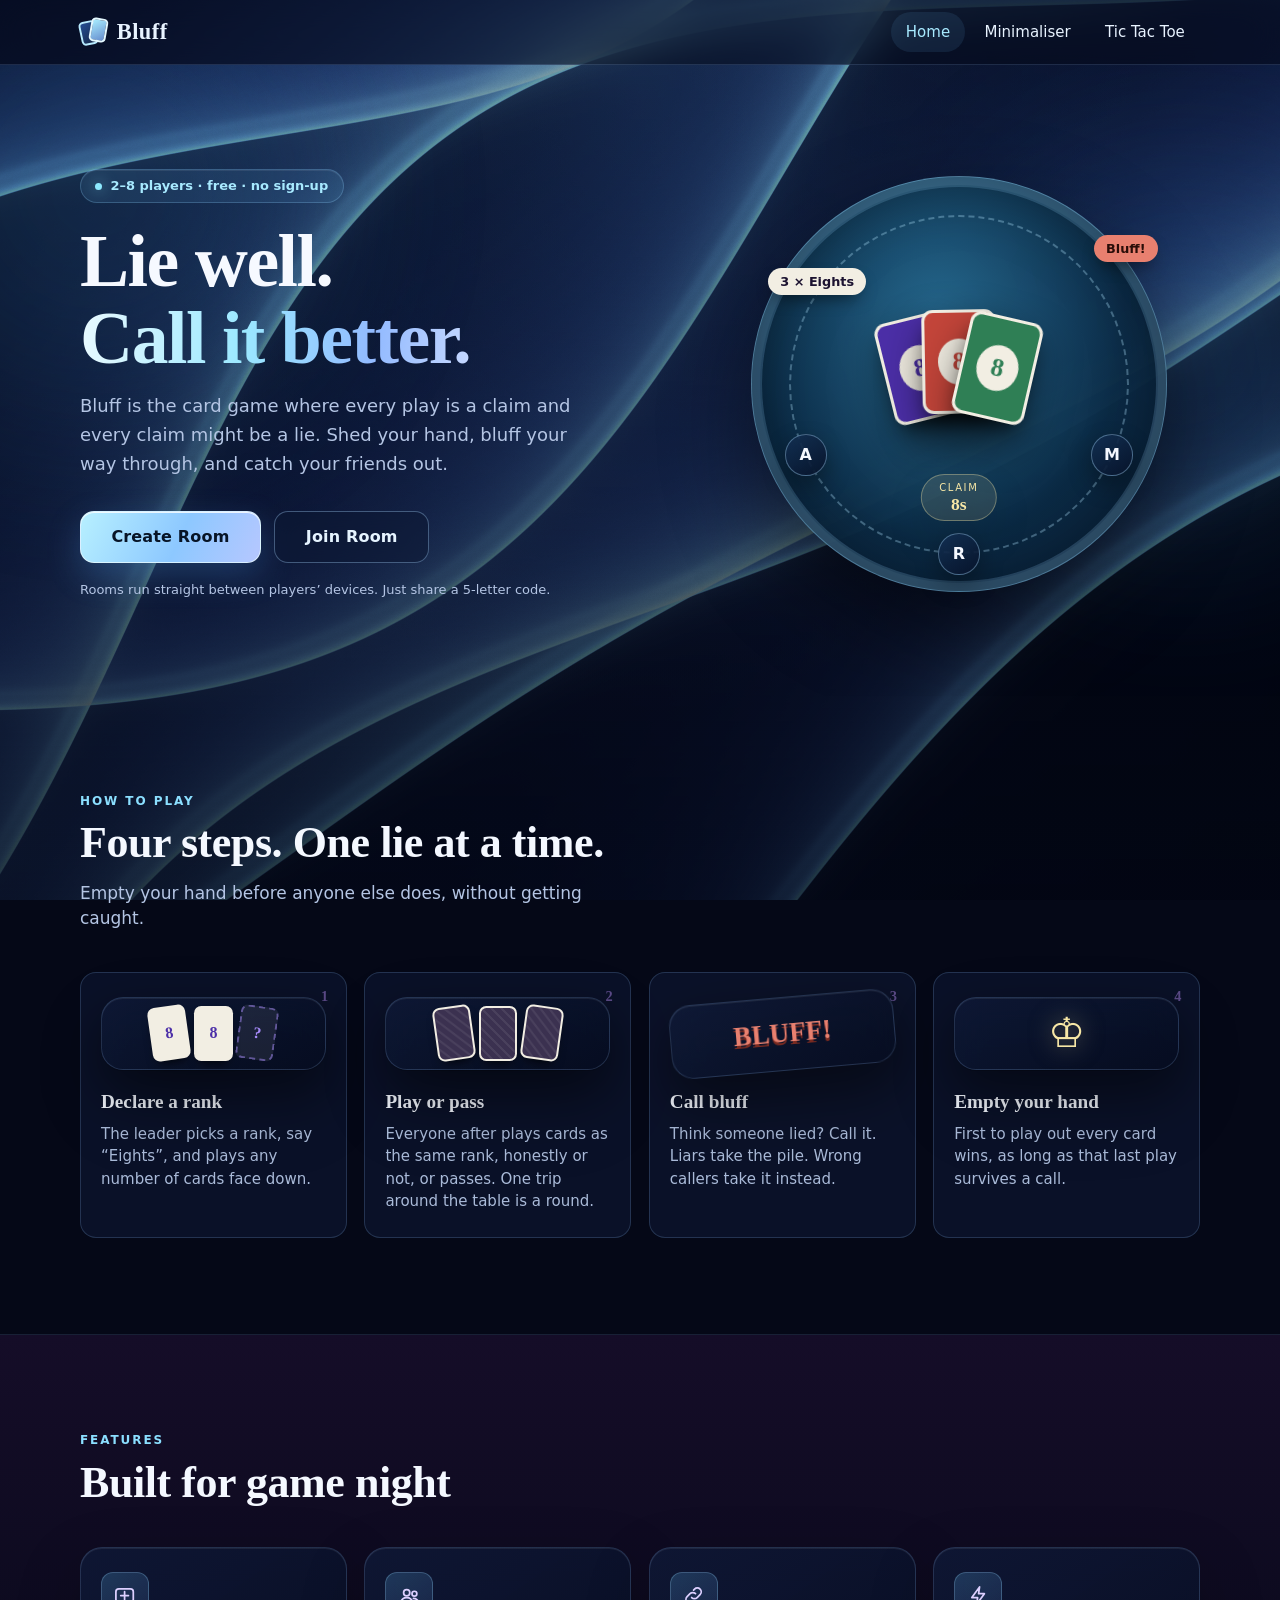
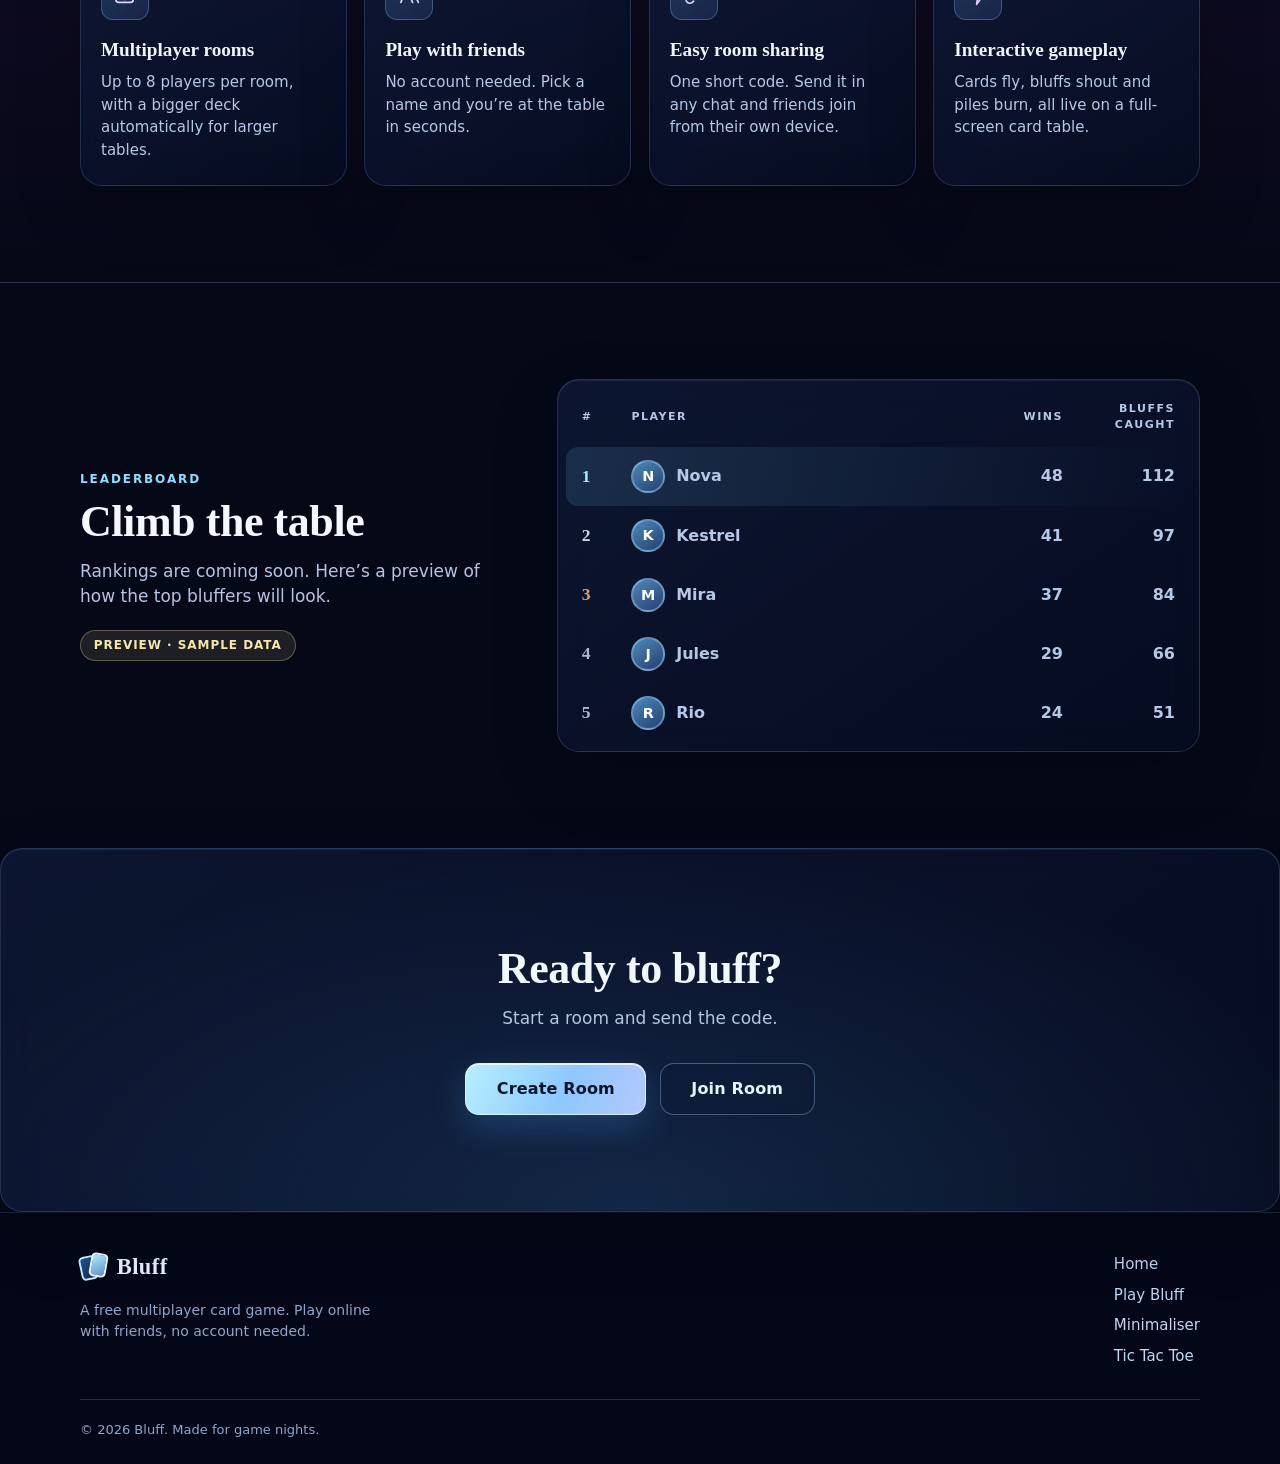
<file: index.html>
<!DOCTYPE html>
<html lang="en">
<head>
    <meta charset="UTF-8">
    <meta name="viewport" content="width=device-width, initial-scale=1.0, viewport-fit=cover">
    <meta name="theme-color" content="#050817">
    <meta name="description" content="Bluff online: play the classic card game of lies with friends. Create a room, share the code, and call their bluff.">
    <title>Bluff · Play online with friends</title>
    <link rel="stylesheet" href="style.css">
    <link rel="stylesheet" href="home.css">
</head>
<body class="home">

<header class="nav" id="nav">
    <div class="nav-in">
        <a class="brand" href="index.html" aria-label="Bluff home">
            <span class="brand-mark" aria-hidden="true"><i></i><i></i></span>
            <span class="brand-name">Bluff</span>
        </a>
        <button type="button" class="nav-toggle" id="navToggle" aria-expanded="false" aria-controls="navLinks" aria-label="Menu">
            <span></span><span></span><span></span>
        </button>
        <nav class="nav-links" id="navLinks" aria-label="Main">
            <a href="index.html" aria-current="page">Home</a>
            <a href="minimaliser.html">Minimaliser</a>
            <a href="tictactoe.html">Tic Tac Toe</a>
        </nav>
    </div>
</header>

<main>
    <!-- HERO -->
    <section class="hero" id="top">
        <div class="glow g1" aria-hidden="true"></div>
        <div class="glow g2" aria-hidden="true"></div>
        <div class="wrap hero-grid">
            <div class="hero-copy">
                <p class="pill"><span class="dot" aria-hidden="true"></span> 2&ndash;8 players &middot; free &middot; no sign-up</p>
                <h1>Lie well.<br><span class="grad">Call it better.</span></h1>
                <p class="hero-lede">Bluff is the card game where every play is a claim and every claim might be a lie. Shed your hand, bluff your way through, and catch your friends out.</p>
                <div class="cta">
                    <a class="btn-hero primary" href="bluff.html?action=host" id="createRoom">Create Room</a>
                    <a class="btn-hero ghost" href="bluff.html?action=join" id="joinRoom">Join Room</a>
                </div>
                <p class="hero-note">Rooms run straight between players&rsquo; devices. Just share a 5-letter code.</p>
            </div>

            <div class="hero-art" aria-hidden="true">
                <div class="table">
                    <div class="ring"></div>
                    <div class="fan-art">
                        <span class="pc c1"><b>8</b></span>
                        <span class="pc c2"><b>8</b></span>
                        <span class="pc c3"><b>8</b></span>
                    </div>
                    <div class="claim-art"><small>Claim</small><b>8s</b></div>
                    <span class="bub b1">3 &times; Eights</span>
                    <span class="bub b2 call">Bluff!</span>
                    <span class="seat s1">A</span>
                    <span class="seat s2">M</span>
                    <span class="seat s3">R</span>
                </div>
            </div>
        </div>
    </section>

    <!-- HOW TO PLAY -->
    <section class="sec" id="how">
        <div class="wrap">
            <p class="eyebrow">How to play</p>
            <h2>Four steps. One lie at a time.</h2>
            <p class="sec-lede">Empty your hand before anyone else does, without getting caught.</p>

            <ol class="steps">
                <li class="reveal">
                    <span class="step-n">1</span>
                    <div class="step-art"><span class="mini">8</span><span class="mini">8</span><span class="mini q">?</span></div>
                    <h3>Declare a rank</h3>
                    <p>The leader picks a rank, say &ldquo;Eights&rdquo;, and plays any number of cards face down.</p>
                </li>
                <li class="reveal">
                    <span class="step-n">2</span>
                    <div class="step-art"><span class="mini back"></span><span class="mini back"></span><span class="mini back"></span></div>
                    <h3>Play or pass</h3>
                    <p>Everyone after plays cards as the same rank, honestly or not, or passes. One trip around the table is a round.</p>
                </li>
                <li class="reveal">
                    <span class="step-n">3</span>
                    <div class="step-art call-art">Bluff!</div>
                    <h3>Call bluff</h3>
                    <p>Think someone lied? Call it. Liars take the pile. Wrong callers take it instead.</p>
                </li>
                <li class="reveal">
                    <span class="step-n">4</span>
                    <div class="step-art win-art">&#9812;</div>
                    <h3>Empty your hand</h3>
                    <p>First to play out every card wins, as long as that last play survives a call.</p>
                </li>
            </ol>
        </div>
    </section>

    <!-- FEATURES -->
    <section class="sec alt" id="features">
        <div class="wrap">
            <p class="eyebrow">Features</p>
            <h2>Built for game night</h2>

            <div class="features">
                <article class="feat reveal">
                    <span class="ico" aria-hidden="true">
                        <svg viewBox="0 0 24 24"><rect x="3" y="5" width="18" height="14" rx="3"/><path d="M8 12h8M12 8v8"/></svg>
                    </span>
                    <h3>Multiplayer rooms</h3>
                    <p>Up to 8 players per room, with a bigger deck automatically for larger tables.</p>
                </article>
                <article class="feat reveal">
                    <span class="ico" aria-hidden="true">
                        <svg viewBox="0 0 24 24"><circle cx="9" cy="9" r="3.2"/><circle cx="17" cy="10" r="2.5"/><path d="M3 19c.6-3.2 3-5 6-5s5.4 1.8 6 5M16 15c2.6 0 4.4 1.4 5 4"/></svg>
                    </span>
                    <h3>Play with friends</h3>
                    <p>No account needed. Pick a name and you&rsquo;re at the table in seconds.</p>
                </article>
                <article class="feat reveal">
                    <span class="ico" aria-hidden="true">
                        <svg viewBox="0 0 24 24"><path d="M10 14a4 4 0 0 0 5.7 0l3-3a4 4 0 0 0-5.7-5.7l-1 1M14 10a4 4 0 0 0-5.7 0l-3 3A4 4 0 0 0 11 18.7l1-1"/></svg>
                    </span>
                    <h3>Easy room sharing</h3>
                    <p>One short code. Send it in any chat and friends join from their own device.</p>
                </article>
                <article class="feat reveal">
                    <span class="ico" aria-hidden="true">
                        <svg viewBox="0 0 24 24"><path d="M13 3 5 14h6l-1 7 8-11h-6z"/></svg>
                    </span>
                    <h3>Interactive gameplay</h3>
                    <p>Cards fly, bluffs shout and piles burn, all live on a full-screen card table.</p>
                </article>
            </div>
        </div>
    </section>

    <!-- LEADERBOARD PREVIEW -->
    <section class="sec" id="leaderboard">
        <div class="wrap lb-grid">
            <div class="lb-copy">
                <p class="eyebrow">Leaderboard</p>
                <h2>Climb the table</h2>
                <p class="sec-lede">Rankings are coming soon. Here&rsquo;s a preview of how the top bluffers will look.</p>
                <span class="soon">Preview &middot; sample data</span>
            </div>

            <div class="lb reveal" role="table" aria-label="Sample leaderboard preview">
                <div class="lb-head" role="row">
                    <span role="columnheader">#</span><span role="columnheader">Player</span><span role="columnheader">Wins</span><span role="columnheader">Bluffs caught</span>
                </div>
                <div class="lb-row top1" role="row"><span class="rk" role="cell">1</span><span class="who" role="cell"><i style="--h:268">N</i>Nova</span><span role="cell">48</span><span role="cell">112</span></div>
                <div class="lb-row top2" role="row"><span class="rk" role="cell">2</span><span class="who" role="cell"><i style="--h:322">K</i>Kestrel</span><span role="cell">41</span><span role="cell">97</span></div>
                <div class="lb-row top3" role="row"><span class="rk" role="cell">3</span><span class="who" role="cell"><i style="--h:215">M</i>Mira</span><span role="cell">37</span><span role="cell">84</span></div>
                <div class="lb-row" role="row"><span class="rk" role="cell">4</span><span class="who" role="cell"><i style="--h:180">J</i>Jules</span><span role="cell">29</span><span role="cell">66</span></div>
                <div class="lb-row" role="row"><span class="rk" role="cell">5</span><span class="who" role="cell"><i style="--h:30">R</i>Rio</span><span role="cell">24</span><span role="cell">51</span></div>
            </div>
        </div>
    </section>

    <!-- FINAL CTA -->
    <section class="sec final">
        <div class="wrap">
            <h2>Ready to bluff?</h2>
            <p class="sec-lede">Start a room and send the code.</p>
            <div class="cta center">
                <a class="btn-hero primary" href="bluff.html?action=host">Create Room</a>
                <a class="btn-hero ghost" href="bluff.html?action=join">Join Room</a>
            </div>
        </div>
    </section>
</main>

<footer class="foot">
    <div class="wrap foot-in">
        <div>
            <a class="brand" href="index.html" aria-label="Bluff home">
                <span class="brand-mark" aria-hidden="true"><i></i><i></i></span>
                <span class="brand-name">Bluff</span>
            </a>
            <p class="foot-text">A free multiplayer card game. Play online with friends, no account needed.</p>
        </div>
        <nav class="foot-nav" aria-label="Footer">
            <a href="index.html">Home</a>
            <a href="bluff.html">Play Bluff</a>
            <a href="minimaliser.html">Minimaliser</a>
            <a href="tictactoe.html">Tic Tac Toe</a>
        </nav>
    </div>
    <p class="copy">&copy; <span id="yr">2026</span> Bluff. Made for game nights.</p>
</footer>

<script src="glass-fold.js"></script>
<script src="home.js"></script>
</body>
</html>
</file>
<file: style.css>
/* ==========================================================
   MINIMALISER
   Palette: ink-green dark, warm paper text, one brass accent.
   Type: serif for headings, system sans for UI and numerals.
   ========================================================== */

/* ================= TOKENS ================= */
:root {
    --bg: #0f1311;
    --surface: #161c19;
    --surface-2: #1c2420;
    --line: #2a342f;
    --line-strong: #3c4943;
    --text: #ece6d6;
    --muted: #9aa59e;
    --accent: #d6b25e;
    --accent-hover: #e0be72;
    --accent-ink: #1a1608;
    --danger: #e8806f;

    --radius: 6px;
    --radius-sm: 4px;

    --serif: "Iowan Old Style", "Palatino Linotype", Palatino, Georgia, serif;
    --sans: system-ui, -apple-system, "Segoe UI", Roboto, "Helvetica Neue", Arial, sans-serif;

    color-scheme: dark;
}

/* ================= RESET ================= */
*,
*::before,
*::after {
    box-sizing: border-box;
}

html {
    -webkit-text-size-adjust: 100%;
}

body {
    margin: 0;
    min-height: 100vh;
    background: var(--bg);
    color: var(--text);
    font: 16px/1.5 var(--sans);
    -webkit-font-smoothing: antialiased;
}

[hidden] {
    display: none !important;
}

h1, h2, h3, p, ul {
    margin: 0;
}

.sr-only {
    position: absolute;
    width: 1px;
    height: 1px;
    margin: -1px;
    padding: 0;
    overflow: hidden;
    clip: rect(0, 0, 0, 0);
    white-space: nowrap;
    border: 0;
}

/* ================= LAYOUT ================= */
.app {
    width: 100%;
    max-width: 36rem;
    margin: 0 auto;
    padding: clamp(1.5rem, 9vh, 5rem) 1.25rem 3rem;
}

.topbar {
    display: flex;
    justify-content: space-between;
    align-items: baseline;
    gap: 1rem;
    padding: 0 0.125rem 0.875rem;
    margin-bottom: 1.25rem;
    border-bottom: 1px solid var(--line);
}

.wordmark {
    font: 600 1.125rem/1 var(--serif);
    letter-spacing: 0.02em;
}

.topbar-note {
    font-size: 0.6875rem;
    font-weight: 600;
    letter-spacing: 0.14em;
    text-transform: uppercase;
    color: var(--muted);
}

/* ================= PANEL ================= */
.panel {
    --pad: clamp(1.25rem, 4vw, 2rem);
    background: var(--surface);
    border: 1px solid var(--line);
    border-radius: var(--radius);
    padding: var(--pad);
    box-shadow: 0 18px 40px -26px rgba(0, 0, 0, 0.8);
}

/* Plays each time a step is shown (display none -> block) */
.step {
    animation: enter 0.22s ease-out;
}

@keyframes enter {
    from { opacity: 0; transform: translateY(4px); }
    to   { opacity: 1; transform: none; }
}

/* ================= TYPE ================= */
.eyebrow {
    margin-bottom: 0.5rem;
    font-size: 0.6875rem;
    font-weight: 600;
    letter-spacing: 0.14em;
    text-transform: uppercase;
    color: var(--muted);
}

h1 {
    font: 600 clamp(2rem, 7vw, 2.75rem)/1.1 var(--serif);
    letter-spacing: -0.01em;
    margin-bottom: 0.75rem;
}

h2 {
    font: 600 1.5rem/1.25 var(--serif);
    margin-bottom: 1.25rem;
}

h2:focus {
    outline: none;
}

.lede {
    color: var(--muted);
    max-width: 26rem;
    margin-bottom: 1.75rem;
}

.start {
    padding-block: clamp(2rem, 7vw, 3rem);
}

.start .btn {
    min-width: 11rem;
}

/* ================= FORM FIELDS ================= */
.field-stack {
    display: grid;
    gap: 1rem;
}

.field label {
    display: block;
    margin-bottom: 0.4rem;
    font-size: 0.875rem;
    font-weight: 600;
}

input {
    display: block;
    width: 100%;
    min-height: 2.75rem;
    padding: 0.65rem 0.8rem;
    font: inherit;
    color: var(--text);
    background: var(--bg);
    border: 1px solid var(--line-strong);
    border-radius: var(--radius-sm);
    transition: border-color 0.15s;
}

input::placeholder {
    color: #7a857e;
}

input:hover {
    border-color: #52615a;
}

input:focus-visible {
    outline: 2px solid var(--accent);
    outline-offset: 1px;
    border-color: var(--accent);
}

input[aria-invalid="true"] {
    border-color: var(--danger);
}

input[type="number"] {
    -moz-appearance: textfield;
    font-variant-numeric: tabular-nums;
}

input[type="number"]::-webkit-outer-spin-button,
input[type="number"]::-webkit-inner-spin-button {
    -webkit-appearance: none;
    margin: 0;
}

.hint {
    margin-top: 0.4rem;
    font-size: 0.8125rem;
    color: var(--muted);
}

.error {
    margin-top: 0.5rem;
    font-size: 0.8125rem;
    color: var(--danger);
}

.error:empty {
    margin: 0;
}

/* ================= BUTTONS ================= */
.btn {
    min-height: 2.75rem;
    padding: 0 1.25rem;
    font: 600 0.9375rem/1 var(--sans);
    letter-spacing: 0.01em;
    border: 1px solid transparent;
    border-radius: var(--radius-sm);
    cursor: pointer;
    transition: background-color 0.15s, border-color 0.15s, transform 0.05s;
}

.btn:active {
    transform: translateY(1px);
}

.btn:focus-visible {
    outline: 2px solid var(--text);
    outline-offset: 2px;
}

.btn-primary {
    background: var(--accent);
    color: var(--accent-ink);
}

.btn-primary:hover {
    background: var(--accent-hover);
}

.btn-ghost {
    background: transparent;
    color: var(--text);
    border-color: var(--line-strong);
}

.btn-ghost:hover {
    border-color: var(--muted);
}

/* Footer bar of each panel; stays reachable on long forms */
.actions {
    position: sticky;
    bottom: 0;
    z-index: 1;
    display: flex;
    gap: 0.75rem;
    margin: 1.5rem calc(var(--pad) * -1) calc(var(--pad) * -1);
    padding: 0.875rem var(--pad);
    background: var(--surface);
    border-top: 1px solid var(--line);
    border-radius: 0 0 5px 5px;
}

.actions .btn-primary {
    flex: 1 1 auto;
}

.start .btn-primary {
    flex: none;
}

/* ================= PROGRESS ================= */
.progress {
    height: 2px;
    margin-bottom: 1.5rem;
    background: var(--line);
}

.progress > span {
    display: block;
    height: 100%;
    background: var(--accent);
    transition: width 0.3s ease;
}

/* ================= SCORE ENTRY ================= */
.score-list {
    list-style: none;
    padding: 0;
    border-top: 1px solid var(--line);
}

.score-row {
    display: grid;
    grid-template-columns: minmax(0, 1fr) 7rem;
    align-items: center;
    gap: 1rem;
    padding: 0.5rem 0;
    border-bottom: 1px solid var(--line);
}

.score-row label {
    overflow: hidden;
    font-weight: 500;
    text-overflow: ellipsis;
    white-space: nowrap;
}

.score-row input {
    text-align: right;
}

/* ================= LEADERBOARD ================= */
.section-label {
    margin-bottom: 0.75rem;
    font: 600 0.6875rem/1.2 var(--sans);
    letter-spacing: 0.14em;
    text-transform: uppercase;
    color: var(--muted);
}

.board {
    width: 100%;
    border-collapse: collapse;
    font-variant-numeric: tabular-nums;
}

.board thead th {
    padding: 0 0.75rem 0.6rem;
    font-size: 0.6875rem;
    font-weight: 600;
    letter-spacing: 0.14em;
    text-align: left;
    text-transform: uppercase;
    color: var(--muted);
}

.board th.col-rank,
.board td.rank {
    width: 3.5rem;
}

.board th.col-total,
.board td.total {
    width: 5rem;
    text-align: right;
}

.board tbody th,
.board tbody td {
    padding: 0.85rem 0.75rem;
    border-top: 1px solid var(--line);
}

.board tbody th {
    font-weight: 500;
    text-align: left;
    overflow-wrap: anywhere;
}

.board .rank {
    font-weight: 600;
    color: var(--muted);
}

.board .total {
    font-size: 1.125rem;
    font-weight: 600;
}

.board tr.is-leader > * {
    background: rgba(214, 178, 94, 0.06);
}

.board tr.is-leader > :first-child {
    box-shadow: inset 2px 0 0 var(--accent);
}

.board tr.is-leader .rank,
.board tr.is-leader .total {
    color: var(--accent);
}

/* ================= FINAL RESULT ================= */
.result {
    margin-bottom: 1.75rem;
    padding: 1.25rem;
    background: var(--surface-2);
    border: 1px solid var(--line-strong);
    border-left: 2px solid var(--accent);
    border-radius: var(--radius-sm);
}

.result h2 {
    margin-bottom: 0.35rem;
    font: 600 0.6875rem/1.2 var(--sans);
    letter-spacing: 0.14em;
    text-transform: uppercase;
    color: var(--accent);
}

.result-names {
    font: 600 clamp(1.75rem, 6vw, 2.5rem)/1.1 var(--serif);
    overflow-wrap: anywhere;
}

.result-detail {
    margin-top: 0.5rem;
    font-size: 0.875rem;
    color: var(--muted);
}

/* ================= ROUND HISTORY ================= */
.history {
    margin-top: 1.5rem;
    border-top: 1px solid var(--line);
}

.history summary {
    padding: 0.9rem 0;
    font-size: 0.6875rem;
    font-weight: 600;
    letter-spacing: 0.14em;
    text-transform: uppercase;
    color: var(--muted);
    cursor: pointer;
    list-style: none;
}

.history summary::-webkit-details-marker {
    display: none;
}

.history summary::before {
    content: "";
    display: inline-block;
    width: 0.4rem;
    height: 0.4rem;
    margin-right: 0.7rem;
    border-right: 1.5px solid currentColor;
    border-bottom: 1.5px solid currentColor;
    transform: translateY(-2px) rotate(-45deg);
    transition: transform 0.15s;
}

.history[open] summary::before {
    transform: translateY(-2px) rotate(45deg);
}

.history summary:focus-visible,
.table-scroll:focus-visible {
    outline: 2px solid var(--accent);
    outline-offset: 2px;
}

.table-scroll {
    overflow-x: auto;
    border: 1px solid var(--line);
    border-radius: var(--radius-sm);
}

.history-table {
    width: 100%;
    border-collapse: collapse;
    font-size: 0.875rem;
    font-variant-numeric: tabular-nums;
}

.history-table th,
.history-table td {
    padding: 0.55rem 0.75rem;
    text-align: right;
    white-space: nowrap;
    border-bottom: 1px solid var(--line);
}

.history-table thead th {
    font-size: 0.6875rem;
    font-weight: 600;
    letter-spacing: 0.1em;
    text-transform: uppercase;
    color: var(--muted);
}

.history-table th:first-child {
    position: sticky;
    left: 0;
    text-align: left;
    background: var(--surface);
}

.history-table tbody th {
    font-weight: 500;
}

.history-table .sum {
    font-weight: 600;
}

.history-table tbody tr:last-child > * {
    border-bottom: 0;
}

/* ================= CONFETTI (final result only) ================= */
.confetti {
    position: fixed;
    top: -14px;
    width: 7px;
    height: 12px;
    pointer-events: none;
    z-index: 10;
    animation: fall 3s linear forwards;
}

@keyframes fall {
    to { transform: translateY(108vh) rotate(540deg); }
}

/* ================= SMALL SCREENS ================= */
@media (max-width: 480px) {
    .app {
        padding-inline: 1rem;
    }

    .score-row {
        grid-template-columns: minmax(0, 1fr) 6rem;
    }

    .board th.col-rank,
    .board td.rank {
        width: 2.75rem;
    }

    .board thead th,
    .board tbody th,
    .board tbody td {
        padding-inline: 0.5rem;
    }
}

/* ================= REDUCED MOTION ================= */
@media (prefers-reduced-motion: reduce) {
    *,
    *::before,
    *::after {
        animation: none !important;
        transition: none !important;
    }
}

/* ================= SHARED LINKS ================= */
a.wordmark {
    color: var(--text);
    text-decoration: none;
}

a.wordmark:hover {
    color: var(--accent);
}

a.wordmark:focus-visible {
    outline: 2px solid var(--accent);
    outline-offset: 4px;
}


/* GLASSFOLD GAME UI — Minimaliser and Tic Tac Toe only */
.glassfold-backdrop{position:fixed;inset:0;z-index:-2;width:100%;height:100%;opacity:.82;pointer-events:none}
body.minimaliser-page,body.tictactoe-page{min-height:100vh;color:#f3f4ff;background:#050817;isolation:isolate}
body.minimaliser-page::before,body.tictactoe-page::before{content:"";position:fixed;inset:0;z-index:-1;pointer-events:none;background:radial-gradient(ellipse at 50% 5%,rgba(38,75,166,.16),transparent 54%),linear-gradient(180deg,rgba(4,7,20,.22),rgba(4,7,20,.78))}
body.minimaliser-page .app,body.tictactoe-page .app{position:relative;z-index:1;width:min(100% - 2rem,920px);padding-top:clamp(1rem,3vw,2rem);padding-bottom:3rem}
body.minimaliser-page .topbar,body.tictactoe-page .topbar{border:1px solid rgba(173,197,255,.15);border-radius:16px;padding:.8rem 1rem;margin-bottom:1.5rem;background:rgba(8,13,34,.55);box-shadow:0 12px 35px rgba(0,0,0,.18),inset 0 1px rgba(255,255,255,.06);backdrop-filter:blur(18px)}
body.minimaliser-page .wordmark,body.tictactoe-page .wordmark{color:#dce8ff}
body.minimaliser-page .topbar-note,body.tictactoe-page .topbar-note{color:#aabce6;letter-spacing:.13em;font-size:.72rem;font-weight:700}
body.minimaliser-page .panel,body.tictactoe-page .panel{position:relative;overflow:hidden;color:#f3f4ff;background:linear-gradient(145deg,rgba(15,24,57,.76),rgba(7,12,32,.78));border:1px solid rgba(157,190,255,.22);border-radius:24px;box-shadow:0 28px 80px rgba(0,0,0,.36),inset 0 1px rgba(255,255,255,.09);backdrop-filter:blur(22px)}
body.minimaliser-page .panel:before,body.tictactoe-page .panel:before{content:"";position:absolute;inset:0 0 auto;height:1px;background:linear-gradient(90deg,transparent,rgba(174,218,255,.72),transparent);pointer-events:none}
body.minimaliser-page .eyebrow,body.tictactoe-page .eyebrow{color:#83d9ff;letter-spacing:.19em;font-size:.7rem;font-weight:800}
body.minimaliser-page h1,body.minimaliser-page h2,body.tictactoe-page h1,body.tictactoe-page h2{color:#f5f7ff;letter-spacing:-.035em}
body.minimaliser-page .lede,body.tictactoe-page .lede{color:#b9c8e8}
body.minimaliser-page .field label,body.tictactoe-page .field label{color:#e4ebff}
body.minimaliser-page input,body.tictactoe-page input{color:#f5f7ff;background:rgba(3,8,25,.62);border:1px solid rgba(150,185,255,.25);border-radius:12px}
body.minimaliser-page input:focus-visible,body.tictactoe-page input:focus-visible{outline-color:#83d9ff;border-color:#83d9ff;box-shadow:0 0 0 4px rgba(131,217,255,.12)}
body.minimaliser-page .hint,body.tictactoe-page .hint{color:#9eafd4}
body.minimaliser-page .btn,body.tictactoe-page .btn{min-height:2.9rem;border-radius:12px;transition:transform .2s ease,box-shadow .2s ease,background .2s ease}
body.minimaliser-page .btn:hover,body.tictactoe-page .btn:hover{transform:translateY(-2px)}
body.minimaliser-page .btn-primary,body.tictactoe-page .btn-primary{color:#071326;background:linear-gradient(115deg,#a5e8ff,#8daeff 58%,#b8a6ff);border:1px solid rgba(221,243,255,.72);box-shadow:0 10px 28px rgba(80,142,255,.24),inset 0 1px rgba(255,255,255,.7)}
body.minimaliser-page .btn-primary:hover,body.tictactoe-page .btn-primary:hover{background:linear-gradient(115deg,#c4f1ff,#a8bcff 58%,#c8baff)}
body.minimaliser-page .btn-ghost,body.tictactoe-page .btn-ghost{color:#dce8ff;background:rgba(255,255,255,.045);border-color:rgba(166,196,255,.25)}
body.minimaliser-page .progress{height:9px;border-radius:99px;background:rgba(255,255,255,.09);overflow:hidden}
body.minimaliser-page .progress>span{border-radius:inherit;background:linear-gradient(90deg,#62d6ef,#8eaaff,#b6a0ff);box-shadow:0 0 18px rgba(105,192,255,.45)}
body.minimaliser-page .score-list{gap:.65rem}
body.minimaliser-page .score-row{padding:.7rem .8rem;border:1px solid rgba(160,190,255,.15);border-radius:14px;background:rgba(255,255,255,.045)}
body.minimaliser-page .score-row label{color:#e6edff}
body.minimaliser-page .score-row input{max-width:8rem;text-align:center}
body.minimaliser-page .score-row:nth-child(4n+1){border-left:3px solid #78dfff}
body.minimaliser-page .score-row:nth-child(4n+2){border-left:3px solid #a69cff}
body.minimaliser-page .score-row:nth-child(4n+3){border-left:3px solid #80e4c7}
body.minimaliser-page .score-row:nth-child(4n){border-left:3px solid #f2c67e}
body.minimaliser-page .confetti{z-index:20}
body.minimaliser-page .start{margin-top:clamp(2rem,12vh,7rem);padding:clamp(2rem,6vw,4rem);text-align:center}
body.minimaliser-page .start h1{font-size:clamp(2.8rem,8vw,5rem);background:linear-gradient(100deg,#fff,#a8eaff 45%,#b8aaff);-webkit-background-clip:text;background-clip:text;color:transparent}
body.minimaliser-page .start .lede{max-width:32rem;margin:.8rem auto 1.8rem}
body.minimaliser-page .mini-topbar{display:flex}
@media(max-width:600px){body.minimaliser-page .app,body.tictactoe-page .app{width:min(100% - 1rem,920px);padding-top:.5rem}body.minimaliser-page .panel,body.tictactoe-page .panel{border-radius:19px;padding:1.25rem}body.minimaliser-page .topbar,body.tictactoe-page .topbar{margin-bottom:.8rem}}


/* GlassFold form refinements: clear number fields, consistent buttons and panels. */
body.minimaliser-page .step,body.minimaliser-page #gameContainer{
    width:100%;max-width:100%;min-width:0;
}
body.minimaliser-page .field{width:100%;min-width:0}
body.minimaliser-page .field input[type=number]{
    display:block;width:100%;max-width:100%;min-width:0;height:3.35rem;
    padding:0 1rem!important;line-height:normal!important;text-align:left!important;
    color:#f4f8ff!important;-webkit-text-fill-color:#f4f8ff;
    background:rgba(3,10,29,.78)!important;
    border:1px solid rgba(153,205,255,.34)!important;border-radius:14px!important;
    font-size:1.12rem!important;font-weight:650;font-variant-numeric:tabular-nums;
    opacity:1!important;visibility:visible!important;
    appearance:textfield;-moz-appearance:textfield;
}
body.minimaliser-page .field input[type=number]::-webkit-inner-spin-button,
body.minimaliser-page .field input[type=number]::-webkit-outer-spin-button{
    -webkit-appearance:none;margin:0;
}
body.minimaliser-page .field input[type=number]:focus{
    outline:none;border-color:#9be8ff!important;box-shadow:0 0 0 4px rgba(113,199,255,.13),0 0 24px rgba(94,179,255,.12);
}
body.minimaliser-page .field input[type=number]::placeholder{color:#7891b8;-webkit-text-fill-color:#7891b8;opacity:1}
body.minimaliser-page .actions{background:linear-gradient(180deg,rgba(12,22,50,.97),rgba(8,15,36,.98));border-color:rgba(153,197,255,.16)}
body.minimaliser-page .actions .btn{min-width:8rem}
body.minimaliser-page .btn-ghost{background:rgba(116,172,232,.07);border:1px solid rgba(155,201,255,.28)}
body.minimaliser-page .btn-ghost:hover{background:rgba(116,190,255,.15);border-color:#8edfff}
body.minimaliser-page .btn-primary:focus-visible,body.minimaliser-page .btn-ghost:focus-visible{outline:2px solid #a7ecff;outline-offset:3px}
body.minimaliser-page .score-row input{width:100%;min-width:0;text-align:center!important}
</file>
<file: home.css>
/* Homepage (Bluff landing). Loaded after style.css; scoped to body.home so it can't affect other pages. */

body.home {
    --v-bg: #0d0818;
    --v-bg2: #150d28;
    --v-card: #1b1232;
    --v-line: rgba(167, 139, 250, 0.18);
    --v-text: #f1ecfb;
    --v-muted: #a79fc0;
    --v-violet: #8b5cf6;
    --v-violet-2: #a78bfa;
    --v-pink: #d946ef;
    --v-gold: #f7e7a6;
    background: var(--v-bg);
    color: var(--v-text);
    min-height: 100vh;
    overflow-x: hidden;
    scroll-behavior: smooth;
}
html { scroll-behavior: smooth; }

.home a { color: inherit; text-decoration: none; }
.home h1, .home h2, .home h3 { font-family: var(--serif); }
.wrap { width: min(100% - 2.5rem, 70rem); margin-inline: auto; }

/* ---------- nav ---------- */
.nav {
    position: sticky; top: 0; z-index: 50;
    background: rgba(13, 8, 24, 0.72);
    -webkit-backdrop-filter: blur(14px); backdrop-filter: blur(14px);
    border-bottom: 1px solid transparent;
    transition: border-color 0.25s, background 0.25s;
}
.nav.scrolled { border-color: var(--v-line); background: rgba(13, 8, 24, 0.88); }
.nav-in { width: min(100% - 2.5rem, 70rem); margin: 0 auto; height: 4rem; display: flex; align-items: center; justify-content: space-between; }

.brand { display: inline-flex; align-items: center; gap: 0.6rem; }
.brand-name { font: 700 1.4rem/1 var(--serif); letter-spacing: 0.02em; }
.brand-mark { position: relative; width: 1.7rem; height: 1.7rem; }
.brand-mark i {
    position: absolute; width: 1.05rem; height: 1.5rem; border-radius: 0.28rem;
    border: 2px solid #f2eee3; background: var(--v-violet); transition: transform 0.25s;
}
.brand-mark i:first-child { left: 0; top: 0.15rem; transform: rotate(-12deg); background: #4c2fa8; }
.brand-mark i:last-child { right: 0; top: 0; transform: rotate(10deg); background: linear-gradient(160deg, var(--v-violet-2), var(--v-pink)); }
.brand:hover .brand-mark i:first-child { transform: rotate(-20deg) translateX(-2px); }
.brand:hover .brand-mark i:last-child { transform: rotate(18deg) translateX(2px); }

.nav-links { display: flex; gap: 0.25rem; }
.nav-links a {
    position: relative; padding: 0.55rem 0.95rem; border-radius: 99px;
    font-size: 0.9375rem; font-weight: 500; color: var(--v-muted);
    transition: color 0.18s, background 0.18s;
}
.nav-links a:hover { color: #fff; background: rgba(139, 92, 246, 0.14); }
.nav-links a[aria-current="page"] { color: #fff; background: rgba(139, 92, 246, 0.22); }
.nav a:focus-visible, .btn-hero:focus-visible, .foot a:focus-visible { outline: 2px solid var(--v-violet-2); outline-offset: 3px; }

.nav-toggle { display: none; width: 2.75rem; height: 2.75rem; padding: 0; background: none; border: 0; cursor: pointer; flex-direction: column; justify-content: center; align-items: center; gap: 5px; }
.nav-toggle span { width: 1.3rem; height: 2px; background: #fff; border-radius: 2px; transition: transform 0.2s, opacity 0.2s; }
.nav-toggle[aria-expanded="true"] span:nth-child(1) { transform: translateY(7px) rotate(45deg); }
.nav-toggle[aria-expanded="true"] span:nth-child(2) { opacity: 0; }
.nav-toggle[aria-expanded="true"] span:nth-child(3) { transform: translateY(-7px) rotate(-45deg); }

/* ---------- hero ---------- */
.hero { position: relative; overflow: hidden; padding: clamp(3rem, 9vw, 6.5rem) 0 clamp(3.5rem, 9vw, 6rem); }
.glow { position: absolute; border-radius: 50%; filter: blur(90px); pointer-events: none; opacity: 0.55; animation: drift 14s ease-in-out infinite alternate; }
.glow.g1 { width: 28rem; height: 28rem; left: -8rem; top: -6rem; background: #6d28d9; }
.glow.g2 { width: 24rem; height: 24rem; right: -6rem; top: 6rem; background: #a21caf; opacity: 0.35; animation-delay: -6s; }
@keyframes drift { to { transform: translate(30px, 24px) scale(1.08); } }

.hero-grid { position: relative; display: grid; grid-template-columns: 1.1fr 0.9fr; gap: 3rem; align-items: center; }

.pill {
    display: inline-flex; align-items: center; gap: 0.5rem; padding: 0.4rem 0.9rem;
    font-size: 0.8125rem; font-weight: 600; color: var(--v-violet-2);
    background: rgba(139, 92, 246, 0.12); border: 1px solid var(--v-line); border-radius: 99px;
}
.dot { width: 7px; height: 7px; border-radius: 50%; background: #6fd39a; box-shadow: 0 0 0 0 rgba(111, 211, 154, 0.6); animation: ping 2s infinite; }
@keyframes ping { to { box-shadow: 0 0 0 8px rgba(111, 211, 154, 0); } }

.hero h1 { margin: 1.25rem 0 1rem; font-size: clamp(2.6rem, 8vw, 4.6rem); line-height: 1.04; letter-spacing: -0.02em; }
.grad { background: linear-gradient(90deg, #c4b5fd, #f0abfc 55%, #f7e7a6); -webkit-background-clip: text; background-clip: text; color: transparent; }
.hero-lede { max-width: 32rem; font-size: 1.125rem; line-height: 1.6; color: var(--v-muted); }
.hero-note { margin-top: 1.1rem; font-size: 0.8125rem; color: #7f77a0; }

.cta { display: flex; flex-wrap: wrap; gap: 0.85rem; margin-top: 2rem; }
.cta.center { justify-content: center; }
.btn-hero {
    display: inline-flex; align-items: center; justify-content: center;
    min-height: 3.25rem; padding: 0 1.9rem; font: 700 1rem/1 var(--sans); letter-spacing: 0.01em;
    border-radius: 99px; border: 1px solid transparent;
    transition: transform 0.18s, box-shadow 0.18s, background 0.18s, border-color 0.18s;
}
.btn-hero.primary {
    color: #fff; background: linear-gradient(135deg, #7c3aed, #c026d3);
    box-shadow: 0 10px 30px -10px rgba(168, 85, 247, 0.8);
}
.btn-hero.primary:hover { transform: translateY(-2px); box-shadow: 0 16px 38px -10px rgba(192, 38, 211, 0.85); }
.btn-hero.ghost { color: var(--v-text); background: rgba(255, 255, 255, 0.04); border-color: rgba(167, 139, 250, 0.4); }
.btn-hero.ghost:hover { transform: translateY(-2px); background: rgba(139, 92, 246, 0.16); border-color: var(--v-violet-2); }
.btn-hero:active { transform: translateY(0); }

/* hero art: a stylised table */
.hero-art { display: grid; place-items: center; }
.table {
    position: relative; width: min(100%, 26rem); aspect-ratio: 1;
    border-radius: 50%;
    background: radial-gradient(circle at 50% 40%, #2a1b4d 0%, #1a0f33 60%, #120a24 100%);
    border: 1px solid var(--v-line);
    box-shadow: 0 40px 80px -30px rgba(124, 58, 237, 0.55), inset 0 0 60px rgba(124, 58, 237, 0.15);
    animation: float 6s ease-in-out infinite;
}
@keyframes float { 50% { transform: translateY(-8px); } }
.ring { position: absolute; inset: 9%; border-radius: 50%; border: 2px dashed rgba(167, 139, 250, 0.2); animation: spin 40s linear infinite; }
@keyframes spin { to { transform: rotate(360deg); } }

.fan-art { position: absolute; left: 50%; top: 46%; width: 0; height: 0; }
.pc {
    position: absolute; width: 4.6rem; height: 6.5rem; margin: -3.25rem 0 0 -2.3rem;
    display: grid; place-items: center; border-radius: 0.7rem;
    border: 3px solid #f2eee3; box-shadow: 0 12px 20px -8px rgba(0, 0, 0, 0.7);
    transition: transform 0.4s;
}
.pc b { display: grid; place-items: center; width: 62%; aspect-ratio: 1/1.1; border-radius: 50%; background: #f2eee3; font: 800 1.6rem/1 var(--serif); }
.pc.c1 { background: #4c2fa8; color: #4c2fa8; transform: translateX(-2.4rem) rotate(-14deg); }
.pc.c2 { background: #c4453a; color: #c4453a; transform: translateY(-0.4rem) rotate(-1deg); z-index: 1; }
.pc.c3 { background: #2f7f55; color: #2f7f55; transform: translateX(2.4rem) rotate(13deg); z-index: 2; }
.table:hover .pc.c1 { transform: translateX(-3.2rem) rotate(-20deg); }
.table:hover .pc.c3 { transform: translateX(3.2rem) rotate(19deg); }

.claim-art {
    position: absolute; left: 50%; bottom: 17%; transform: translateX(-50%);
    display: grid; justify-items: center; padding: 0.35rem 1.1rem;
    background: rgba(247, 231, 166, 0.12); border: 1px solid rgba(247, 231, 166, 0.35); border-radius: 99px;
}
.claim-art small { font-size: 0.625rem; letter-spacing: 0.16em; text-transform: uppercase; color: var(--v-gold); }
.claim-art b { font: 700 1.1rem/1.1 var(--serif); color: var(--v-gold); }

.bub { position: absolute; padding: 0.35rem 0.75rem; font: 700 0.8rem/1.2 var(--sans); white-space: nowrap; color: #1c1230; background: #f2eee3; border-radius: 99px; box-shadow: 0 8px 18px -8px rgba(0, 0, 0, 0.8); animation: bob 3.6s ease-in-out infinite; }
.bub.b1 { left: 4%; top: 22%; }
.bub.b2 { right: 2%; top: 14%; background: #e8806f; color: #2a0d08; animation-delay: -1.8s; }
@keyframes bob { 50% { transform: translateY(-6px); } }

.seat { position: absolute; display: grid; place-items: center; width: 2.6rem; height: 2.6rem; font: 700 1rem/1 var(--sans); border-radius: 50%; border: 3px solid rgba(255, 255, 255, 0.2); }
.seat.s1 { left: 8%; bottom: 28%; background: hsl(268 38% 40%); }
.seat.s2 { right: 8%; bottom: 28%; background: hsl(322 38% 40%); }
.seat.s3 { left: 50%; bottom: 4%; margin-left: -1.3rem; background: hsl(215 38% 40%); border-color: var(--v-violet-2); animation: ringp 1.8s ease-out infinite; }
@keyframes ringp { 0% { box-shadow: 0 0 0 0 rgba(167, 139, 250, 0.6); } 100% { box-shadow: 0 0 0 0.9rem rgba(167, 139, 250, 0); } }

/* ---------- sections ---------- */
.sec { padding: clamp(3.5rem, 9vw, 6rem) 0; }
.sec.alt { background: linear-gradient(180deg, var(--v-bg2), var(--v-bg)); border-block: 1px solid var(--v-line); }
.eyebrow { font-size: 0.75rem; font-weight: 700; letter-spacing: 0.16em; text-transform: uppercase; color: var(--v-violet-2); margin-bottom: 0.6rem; }
.sec h2 { font-size: clamp(1.9rem, 5vw, 2.75rem); line-height: 1.1; letter-spacing: -0.01em; margin-bottom: 0.8rem; }
.sec-lede { max-width: 34rem; color: var(--v-muted); font-size: 1.0625rem; }

/* steps */
.steps { list-style: none; display: grid; grid-template-columns: repeat(4, 1fr); gap: 1.1rem; margin: 2.5rem 0 0; padding: 0; counter-reset: s; }
.steps li, .feat {
    position: relative; padding: 1.5rem 1.25rem; background: var(--v-card);
    border: 1px solid var(--v-line); border-radius: 16px;
    transition: transform 0.22s, border-color 0.22s, box-shadow 0.22s;
}
.steps li:hover, .feat:hover { transform: translateY(-5px); border-color: rgba(167, 139, 250, 0.5); box-shadow: 0 20px 40px -24px rgba(124, 58, 237, 0.8); }
.step-n { position: absolute; top: 1rem; right: 1.1rem; font: 700 0.9rem/1 var(--serif); color: #5d4c8a; }
.step-art { display: flex; align-items: center; justify-content: center; gap: 0.35rem; height: 4.6rem; margin-bottom: 1.1rem; }
.mini { display: grid; place-items: center; width: 2.4rem; height: 3.4rem; font: 800 1rem/1 var(--serif); color: #4c2fa8; background: #f2eee3; border-radius: 0.45rem; box-shadow: 0 6px 12px -6px #000; }
.mini:nth-child(1) { transform: rotate(-8deg); }
.mini:nth-child(3) { transform: rotate(8deg); }
.mini.q { background: rgba(255, 255, 255, 0.08); color: var(--v-violet-2); border: 2px dashed rgba(167, 139, 250, 0.5); box-shadow: none; }
.mini.back { background: repeating-linear-gradient(45deg, rgba(255, 255, 255, 0.07) 0 2px, transparent 2px 7px), #3b3150; border: 2px solid #f2eee3; }
.call-art { font: 900 1.7rem/1 var(--serif); text-transform: uppercase; color: #e8806f; text-shadow: 0 3px 0 #7a2a20; transform: rotate(-5deg); }
.win-art { font-size: 2.6rem; color: var(--v-gold); text-shadow: 0 0 24px rgba(247, 231, 166, 0.5); }
.steps h3, .feat h3 { font-size: 1.2rem; margin-bottom: 0.4rem; }
.steps p, .feat p { font-size: 0.9375rem; color: var(--v-muted); }

/* features */
.features { display: grid; grid-template-columns: repeat(4, 1fr); gap: 1.1rem; margin-top: 2.5rem; }
.ico { display: grid; place-items: center; width: 3rem; height: 3rem; margin-bottom: 1rem; border-radius: 12px; background: linear-gradient(135deg, rgba(124, 58, 237, 0.35), rgba(192, 38, 211, 0.25)); border: 1px solid var(--v-line); transition: transform 0.22s; }
.feat:hover .ico { transform: scale(1.08) rotate(-4deg); }
.ico svg { width: 1.45rem; height: 1.45rem; fill: none; stroke: #ddd0ff; stroke-width: 1.8; stroke-linecap: round; stroke-linejoin: round; }

/* leaderboard */
.lb-grid { display: grid; grid-template-columns: 0.8fr 1.2fr; gap: 3rem; align-items: center; }
.soon { display: inline-block; margin-top: 1.25rem; padding: 0.35rem 0.8rem; font-size: 0.75rem; font-weight: 700; letter-spacing: 0.08em; text-transform: uppercase; color: var(--v-gold); background: rgba(247, 231, 166, 0.1); border: 1px solid rgba(247, 231, 166, 0.3); border-radius: 99px; }
.lb { background: var(--v-card); border: 1px solid var(--v-line); border-radius: 18px; padding: 0.5rem; box-shadow: 0 30px 60px -36px rgba(124, 58, 237, 0.8); }
.lb-head, .lb-row { display: grid; grid-template-columns: 2.6rem minmax(0, 1fr) 4rem 6.5rem; align-items: center; gap: 0.5rem; padding: 0.8rem 1rem; }
.lb-head { font-size: 0.6875rem; font-weight: 700; letter-spacing: 0.14em; text-transform: uppercase; color: #7f77a0; }
.lb-head span:nth-child(n+3), .lb-row > span:nth-child(n+3) { text-align: right; font-variant-numeric: tabular-nums; }
.lb-row { border-radius: 12px; font-weight: 600; transition: background 0.18s, transform 0.18s; }
.lb-row:hover { background: rgba(139, 92, 246, 0.12); transform: translateX(4px); }
.lb-row .rk { font: 700 1.1rem/1 var(--serif); color: var(--v-muted); }
.lb-row.top1 .rk { color: #f7d774; } .lb-row.top2 .rk { color: #cfd6e4; } .lb-row.top3 .rk { color: #e0a073; }
.lb-row.top1 { background: linear-gradient(90deg, rgba(247, 215, 116, 0.14), transparent); }
.who { display: flex; align-items: center; gap: 0.7rem; min-width: 0; }
.who i { display: grid; place-items: center; flex: none; width: 2.1rem; height: 2.1rem; font: 700 0.9rem/1 var(--sans); font-style: normal; color: #fff; border-radius: 50%; background: hsl(var(--h) 38% 40%); border: 2px solid rgba(255, 255, 255, 0.18); }

/* final cta */
.final { text-align: center; background: radial-gradient(60% 100% at 50% 100%, rgba(124, 58, 237, 0.3), transparent); }
.final .sec-lede { margin-inline: auto; }

/* ---------- footer ---------- */
.foot { border-top: 1px solid var(--v-line); padding: 2.5rem 0 1.5rem; background: #0a0612; }
.foot-in { display: flex; justify-content: space-between; gap: 2rem; flex-wrap: wrap; }
.foot-text { max-width: 20rem; margin-top: 0.8rem; font-size: 0.875rem; color: var(--v-muted); }
.foot-nav { display: grid; gap: 0.5rem; align-content: start; }
.foot-nav a { font-size: 0.9375rem; color: var(--v-muted); transition: color 0.18s; }
.foot-nav a:hover { color: #fff; }
.copy { width: min(100% - 2.5rem, 70rem); margin: 2rem auto 0; padding-top: 1.25rem; border-top: 1px solid var(--v-line); font-size: 0.8125rem; color: #6f6790; }

/* ---------- scroll reveal ---------- */
.js .reveal { opacity: 0; transform: translateY(16px); transition: opacity 0.5s ease-out, transform 0.5s ease-out, border-color 0.22s, box-shadow 0.22s; }
.js .reveal.in { opacity: 1; transform: none; }
.js .reveal.in:hover { transform: translateY(-5px); }

/* ---------- responsive ---------- */
@media (max-width: 960px) {
    .steps, .features { grid-template-columns: repeat(2, 1fr); }
    .lb-grid { grid-template-columns: 1fr; gap: 2rem; }
}
@media (max-width: 820px) {
    .hero-grid { grid-template-columns: 1fr; gap: 2.5rem; text-align: center; }
    .hero-lede { margin-inline: auto; }
    .cta { justify-content: center; }
    .hero-art { order: -1; }
    .table { width: min(78%, 20rem); }
}
@media (max-width: 640px) {
    .nav-toggle { display: flex; }
    .nav-links {
        position: absolute; top: 4rem; left: 0; right: 0; flex-direction: column; gap: 0.25rem;
        padding: 0.75rem 1.25rem 1rem; background: rgba(13, 8, 24, 0.97); border-bottom: 1px solid var(--v-line);
        opacity: 0; transform: translateY(-8px); pointer-events: none; visibility: hidden;
        transition: opacity 0.2s, transform 0.2s, visibility 0.2s;
    }
    .nav-links.open { opacity: 1; transform: none; pointer-events: auto; visibility: visible; }
    .nav-links a { padding: 0.85rem 1rem; }
    .steps, .features { grid-template-columns: 1fr; }
    .btn-hero { flex: 1 1 100%; }
    .lb-head, .lb-row { grid-template-columns: 2rem minmax(0, 1fr) 3rem 4rem; padding-inline: 0.6rem; }
    .lb-head span:last-child { font-size: 0; } .lb-head span:last-child::after { content: "Caught"; font-size: 0.6875rem; }
    .foot-in { flex-direction: column; }
}

@media (prefers-reduced-motion: reduce) {
    .glow, .table, .ring, .bub, .dot, .seat.s3 { animation: none !important; }
    .js .reveal { opacity: 1; transform: none; transition: none; }
    html { scroll-behavior: auto; }
}


/* ==========================================================
   GLASSFOLD HOME — cool blue glass, cyan edges, no violet palette
   ========================================================== */
body.home{--v-bg:#050817;--v-card:rgba(13,22,48,.72);--v-line:rgba(151,199,255,.19);--v-text:#f4f8ff;--v-muted:#aabbd9;background:#050817;color:#f4f8ff;isolation:isolate}
body.home .glassfold-backdrop{opacity:.84}
body.home:before{content:"";position:fixed;inset:0;z-index:-1;pointer-events:none;background:linear-gradient(180deg,rgba(3,7,22,.22),rgba(3,7,22,.78)),radial-gradient(ellipse at 50% 10%,rgba(68,145,231,.16),transparent 55%)}
body.home .nav{background:rgba(5,9,26,.58);border-bottom:1px solid rgba(154,199,255,.16);backdrop-filter:blur(20px);-webkit-backdrop-filter:blur(20px)}
body.home .brand-name,body.home .nav-links a{color:#e8f3ff}
body.home .brand-mark i:first-child{background:linear-gradient(145deg,#244e94,#152747);border-color:#b7eaff}
body.home .brand-mark i:last-child{background:linear-gradient(145deg,#a9edff,#668dce);border-color:#e4f8ff}
body.home .nav-links a:hover,body.home .nav-links a[aria-current=page]{color:#a8eaff;background:rgba(111,190,255,.10)}
body.home .nav-toggle span{background:#dff5ff}
body.home .hero{position:relative;background:transparent;overflow:hidden}
body.home .hero .glow{background:#3d91d9;opacity:.16;filter:blur(100px)}
body.home .pill{color:#a8eaff;background:rgba(106,190,255,.10);border:1px solid rgba(151,213,255,.24);box-shadow:inset 0 1px rgba(255,255,255,.08)}
body.home .dot{background:#8eeaff;box-shadow:0 0 15px rgba(142,234,255,.8)}
body.home .hero h1{color:#f6f9ff}
body.home .grad{background:linear-gradient(95deg,#eafaff 0%,#9be8ff 42%,#92baff 75%,#c6d8ff 100%);-webkit-background-clip:text;background-clip:text;color:transparent}
body.home .hero-lede,body.home .hero-note,body.home .sec-lede{color:#b4c5e4}
body.home .btn-hero{border-radius:14px;transition:transform .2s ease,box-shadow .2s ease,background .2s ease}
body.home .btn-hero.primary{color:#071426;background:linear-gradient(115deg,#b7f0ff,#8dc8ff 55%,#b6c7ff);border:1px solid rgba(231,249,255,.8);box-shadow:0 12px 34px rgba(83,169,255,.24),inset 0 1px rgba(255,255,255,.8)}
body.home .btn-hero.primary:hover{background:linear-gradient(115deg,#d5f8ff,#a9d8ff 55%,#cbd6ff);transform:translateY(-3px);box-shadow:0 18px 42px rgba(83,169,255,.32)}
body.home .btn-hero.ghost{color:#e6f4ff;background:rgba(12,23,50,.52);border:1px solid rgba(166,211,255,.35);backdrop-filter:blur(14px)}
body.home .btn-hero.ghost:hover{background:rgba(83,151,218,.18);border-color:#9be8ff;transform:translateY(-3px)}
body.home .hero-art .table{background:radial-gradient(ellipse at 45% 35%,rgba(39,111,150,.92),rgba(11,43,69,.96) 58%,#081a31);border:1px solid rgba(157,222,255,.45);box-shadow:0 35px 90px rgba(0,0,0,.48),inset 0 0 0 8px rgba(185,232,255,.055),inset 0 0 0 10px rgba(147,211,255,.19),inset 0 0 65px rgba(0,0,0,.34)}
body.home .ring{border-color:rgba(180,230,255,.32)}
body.home .seat{background:linear-gradient(145deg,rgba(19,48,83,.9),rgba(7,19,42,.94));border:1px solid rgba(172,220,255,.38);box-shadow:0 10px 24px rgba(0,0,0,.32)}
body.home .fan-art .pc,body.home .claim-art,body.home .call-art,body.home .step-art,body.home .win-art{filter:drop-shadow(0 18px 22px rgba(0,0,0,.42))}
body.home .sec{border-top-color:rgba(153,197,255,.13)}
body.home .eyebrow{color:#8bdfff}
body.home .feat,body.home .step-art,body.home .lb,body.home .final{background:linear-gradient(145deg,rgba(15,27,58,.74),rgba(6,13,34,.78));border:1px solid rgba(155,201,255,.18);border-radius:22px;box-shadow:0 24px 65px rgba(0,0,0,.22),inset 0 1px rgba(255,255,255,.07);backdrop-filter:blur(18px)}
body.home .feat h3,body.home .lb h2,body.home .final h2{color:#f0f7ff}
body.home .feat p,body.home .lb-head,body.home .lb-row{color:#b6c8e7}
body.home .ico{background:linear-gradient(145deg,rgba(101,197,255,.2),rgba(104,135,226,.14));border:1px solid rgba(153,219,255,.26);color:#a9edff}
body.home .lb-row:hover{background:rgba(116,190,255,.09)}
body.home .lb-row.top1{background:linear-gradient(90deg,rgba(123,218,255,.13),transparent)}
body.home .lb-row.top1 .rk{color:#a8eaff}
body.home .who i{background:linear-gradient(145deg,#4c8ab9,#253f72);border-color:rgba(175,224,255,.4)}
body.home .final{background:radial-gradient(60% 100% at 50% 100%,rgba(71,154,224,.17),transparent),linear-gradient(145deg,rgba(15,27,58,.74),rgba(6,13,34,.78))}
body.home .foot{background:rgba(4,8,24,.82);border-top:1px solid rgba(153,197,255,.16)}
body.home .foot-text,body.home .copy{color:#91a6cb}
body.home .foot-nav a{color:#c2d7f2}
body.home .foot-nav a:hover{color:#9be8ff}
@media(max-width:640px){body.home .nav-links{background:rgba(5,9,26,.97);border-bottom:1px solid rgba(154,199,255,.16)}}
</file>
